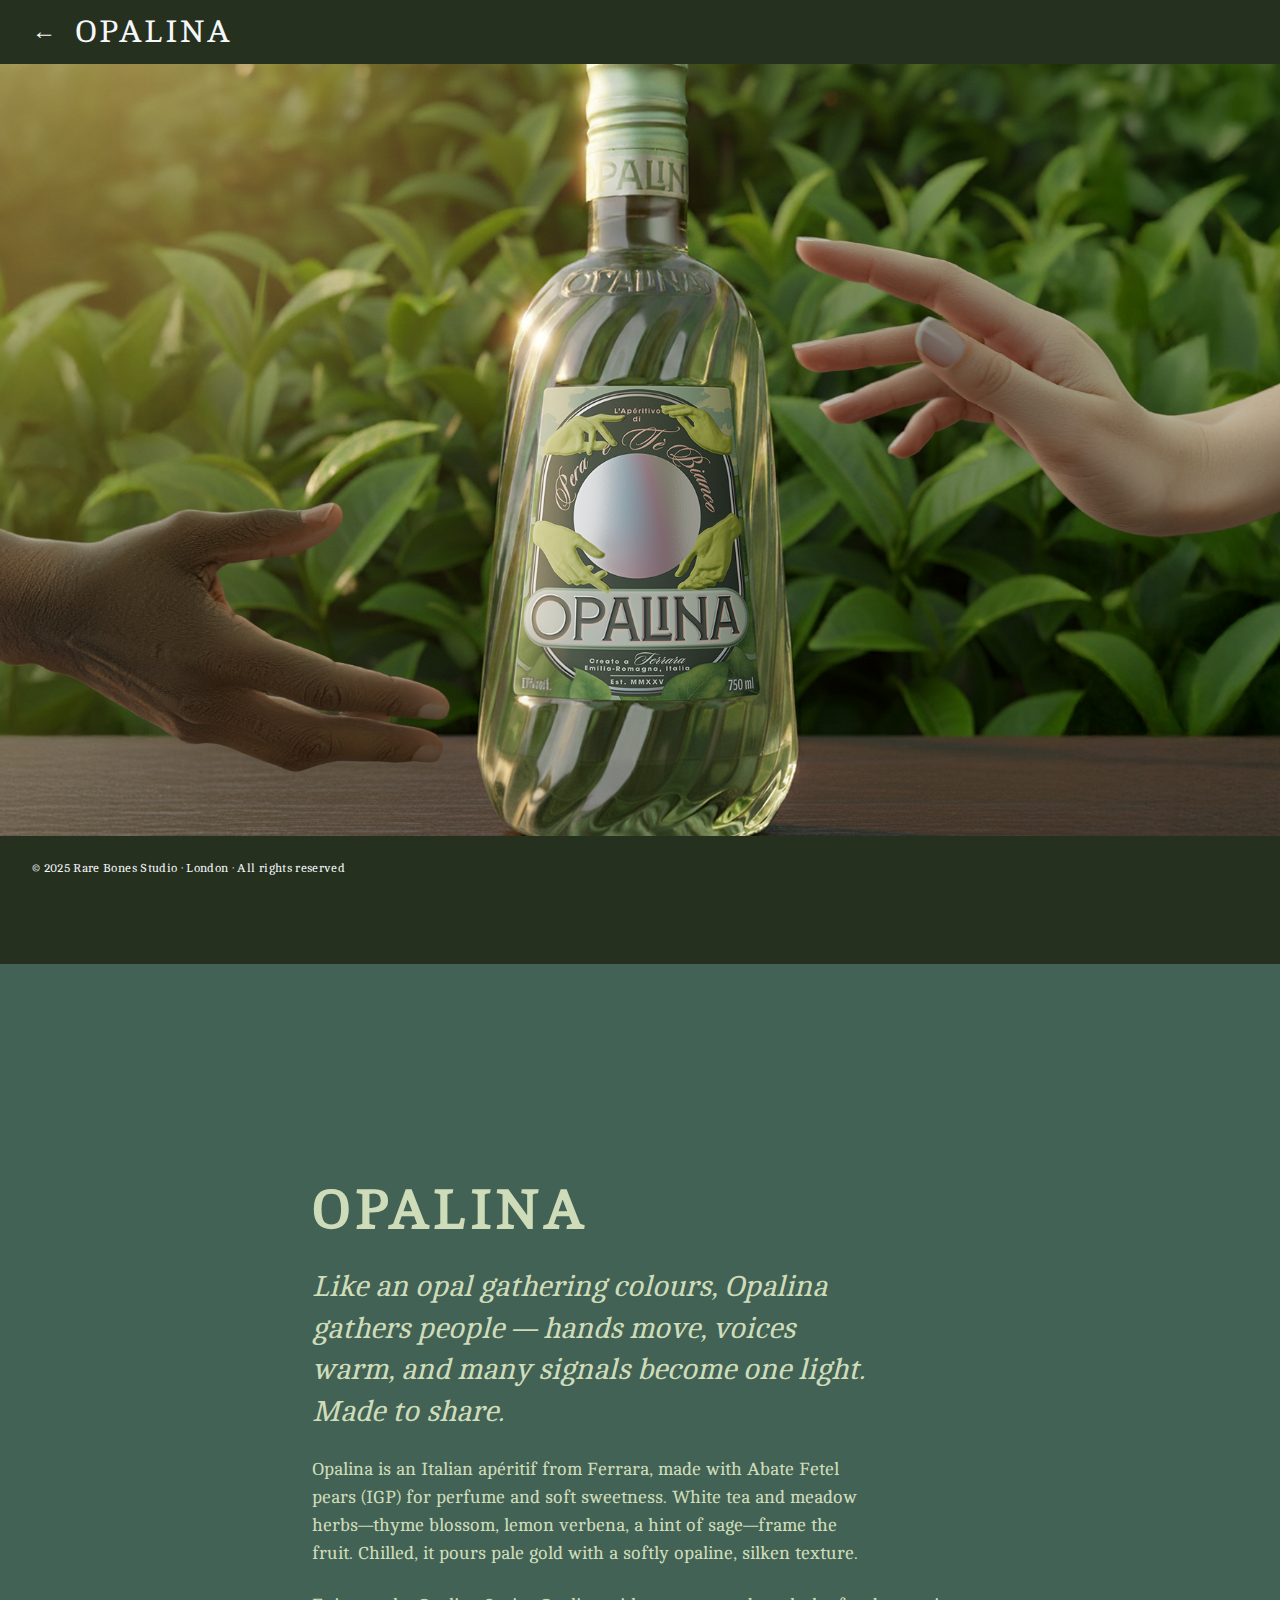
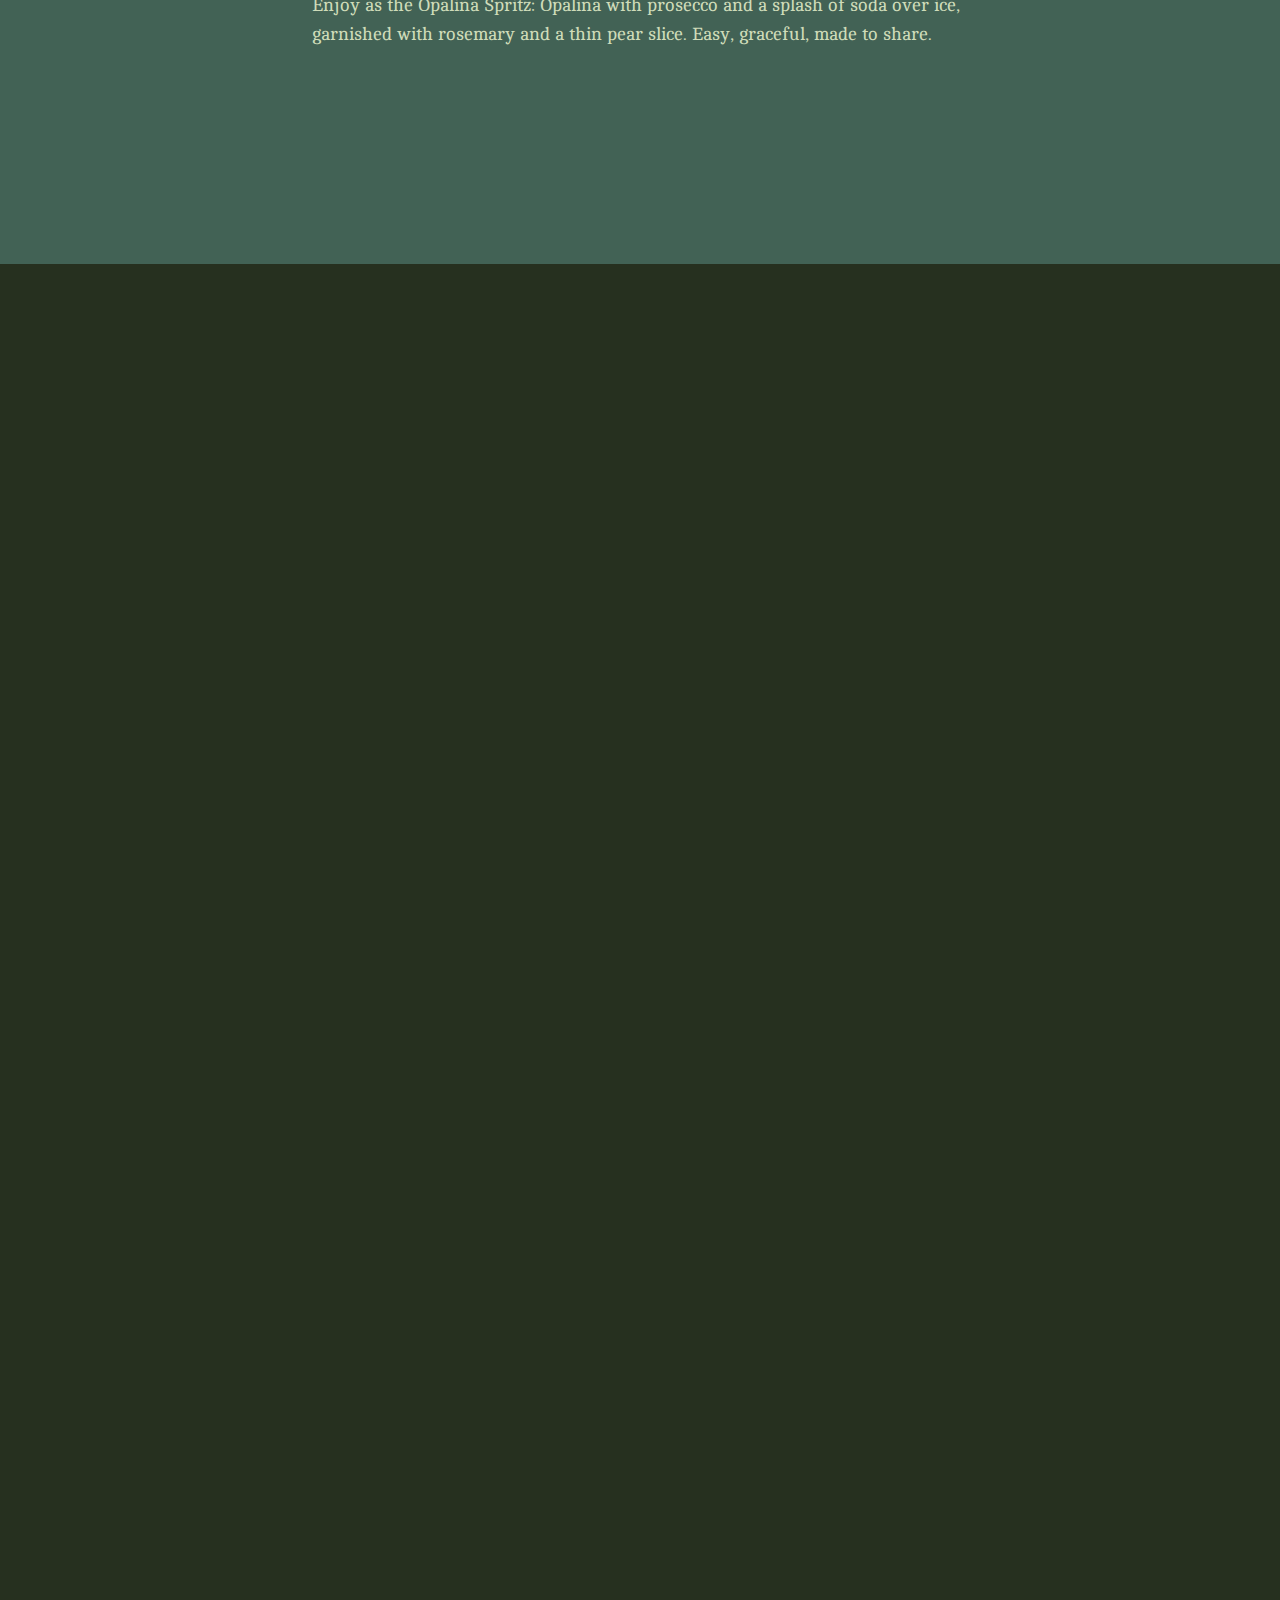
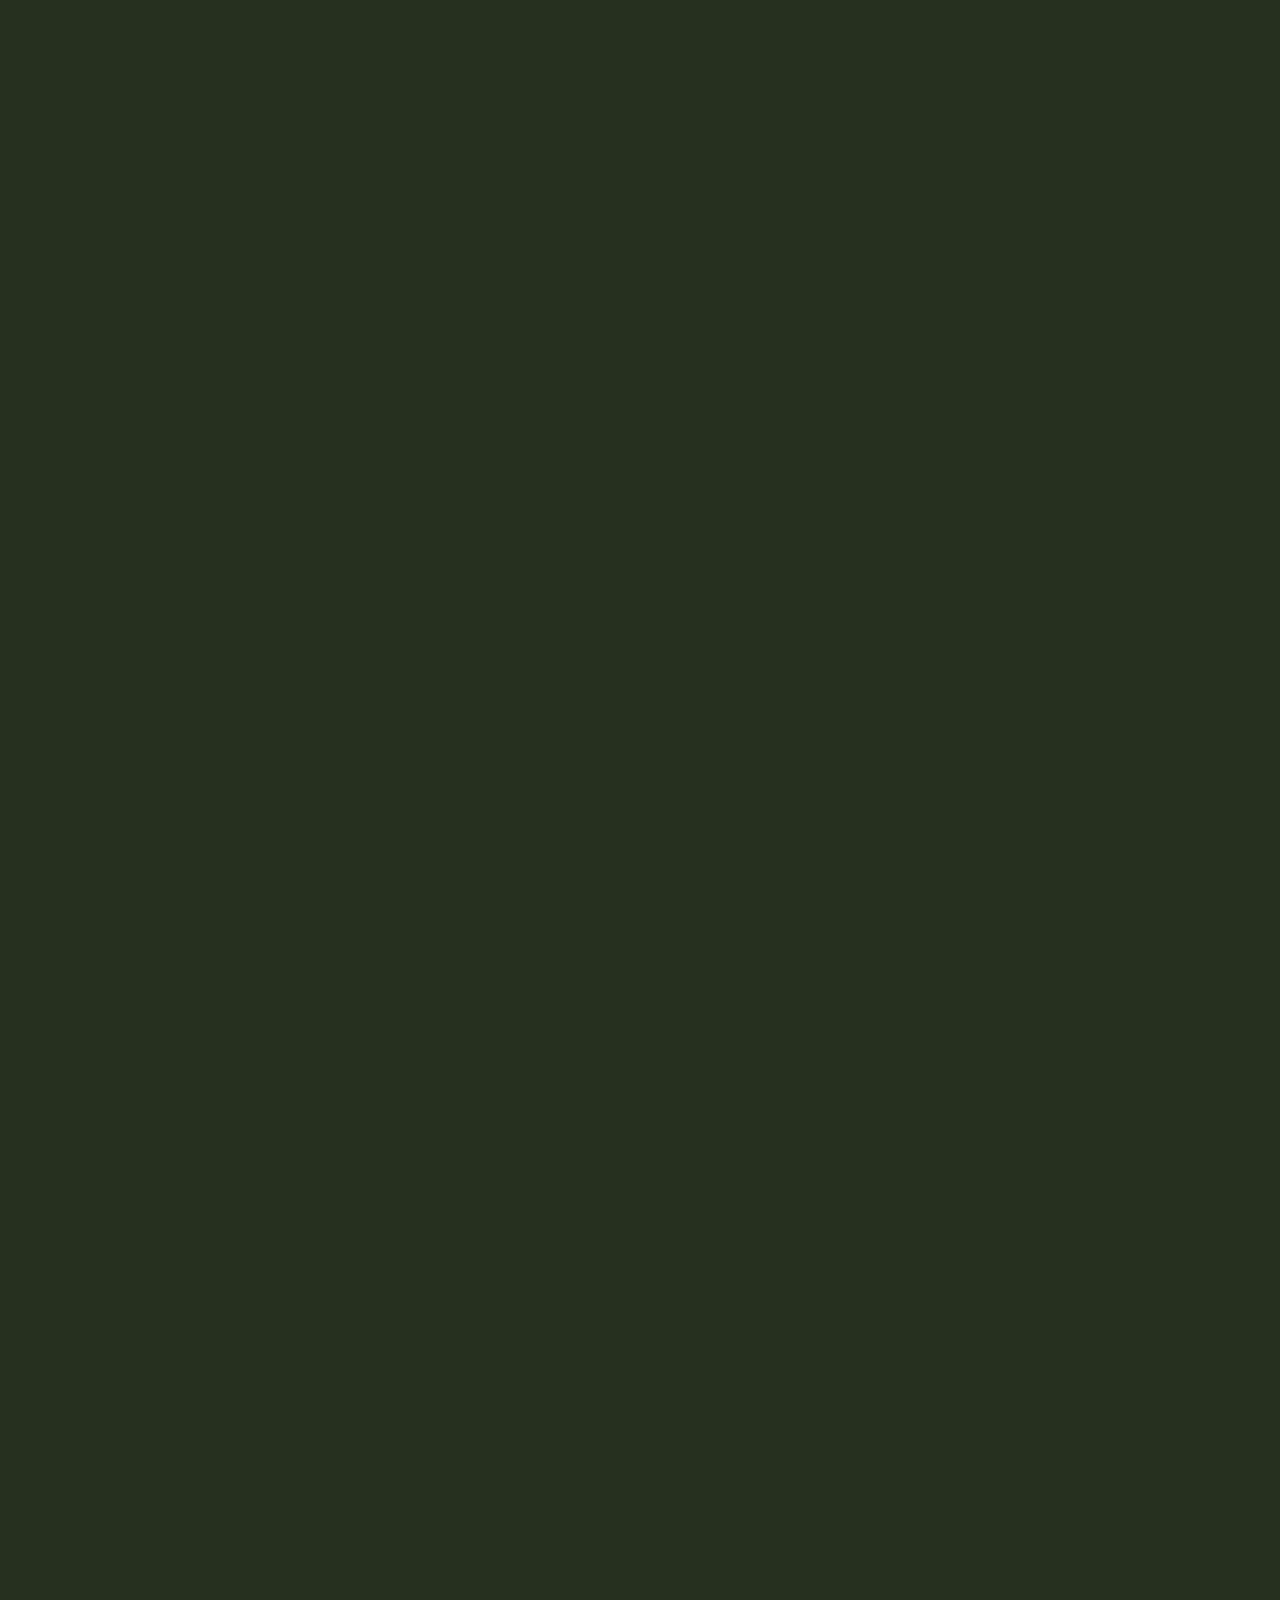
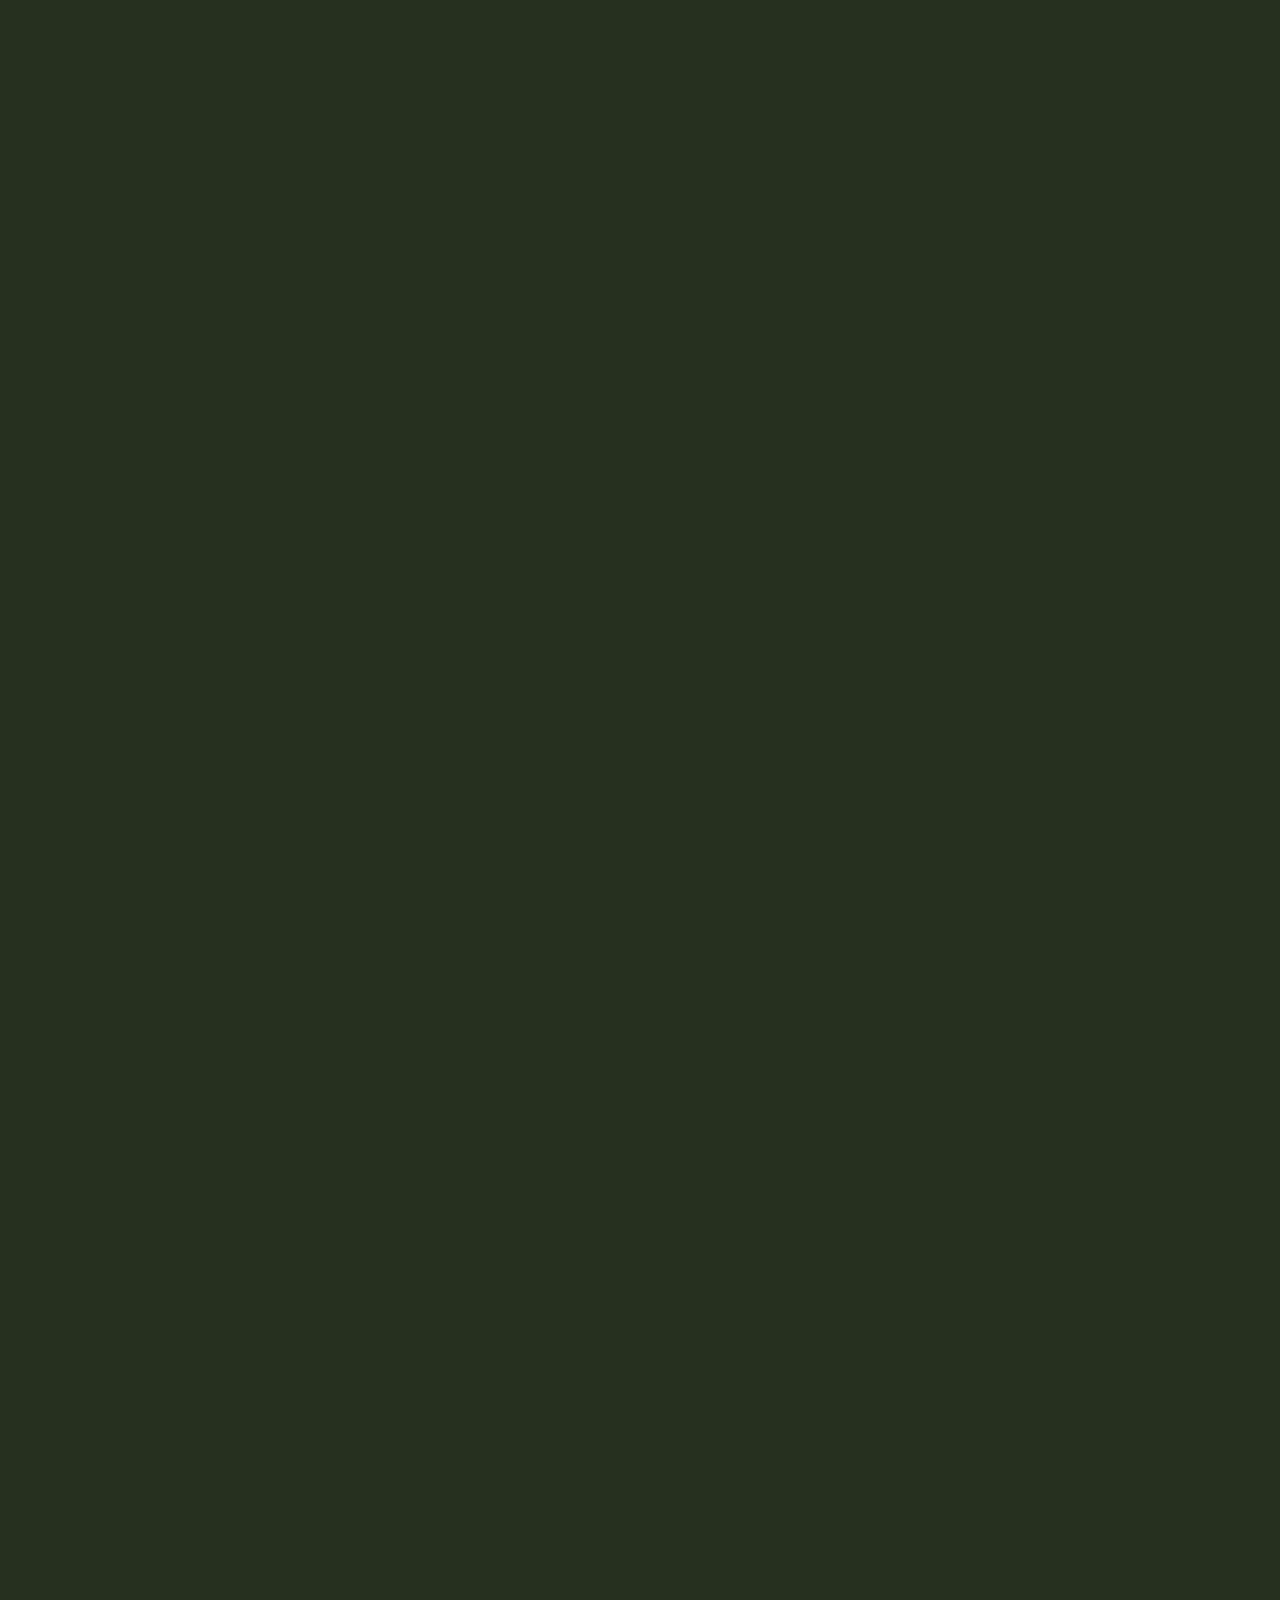
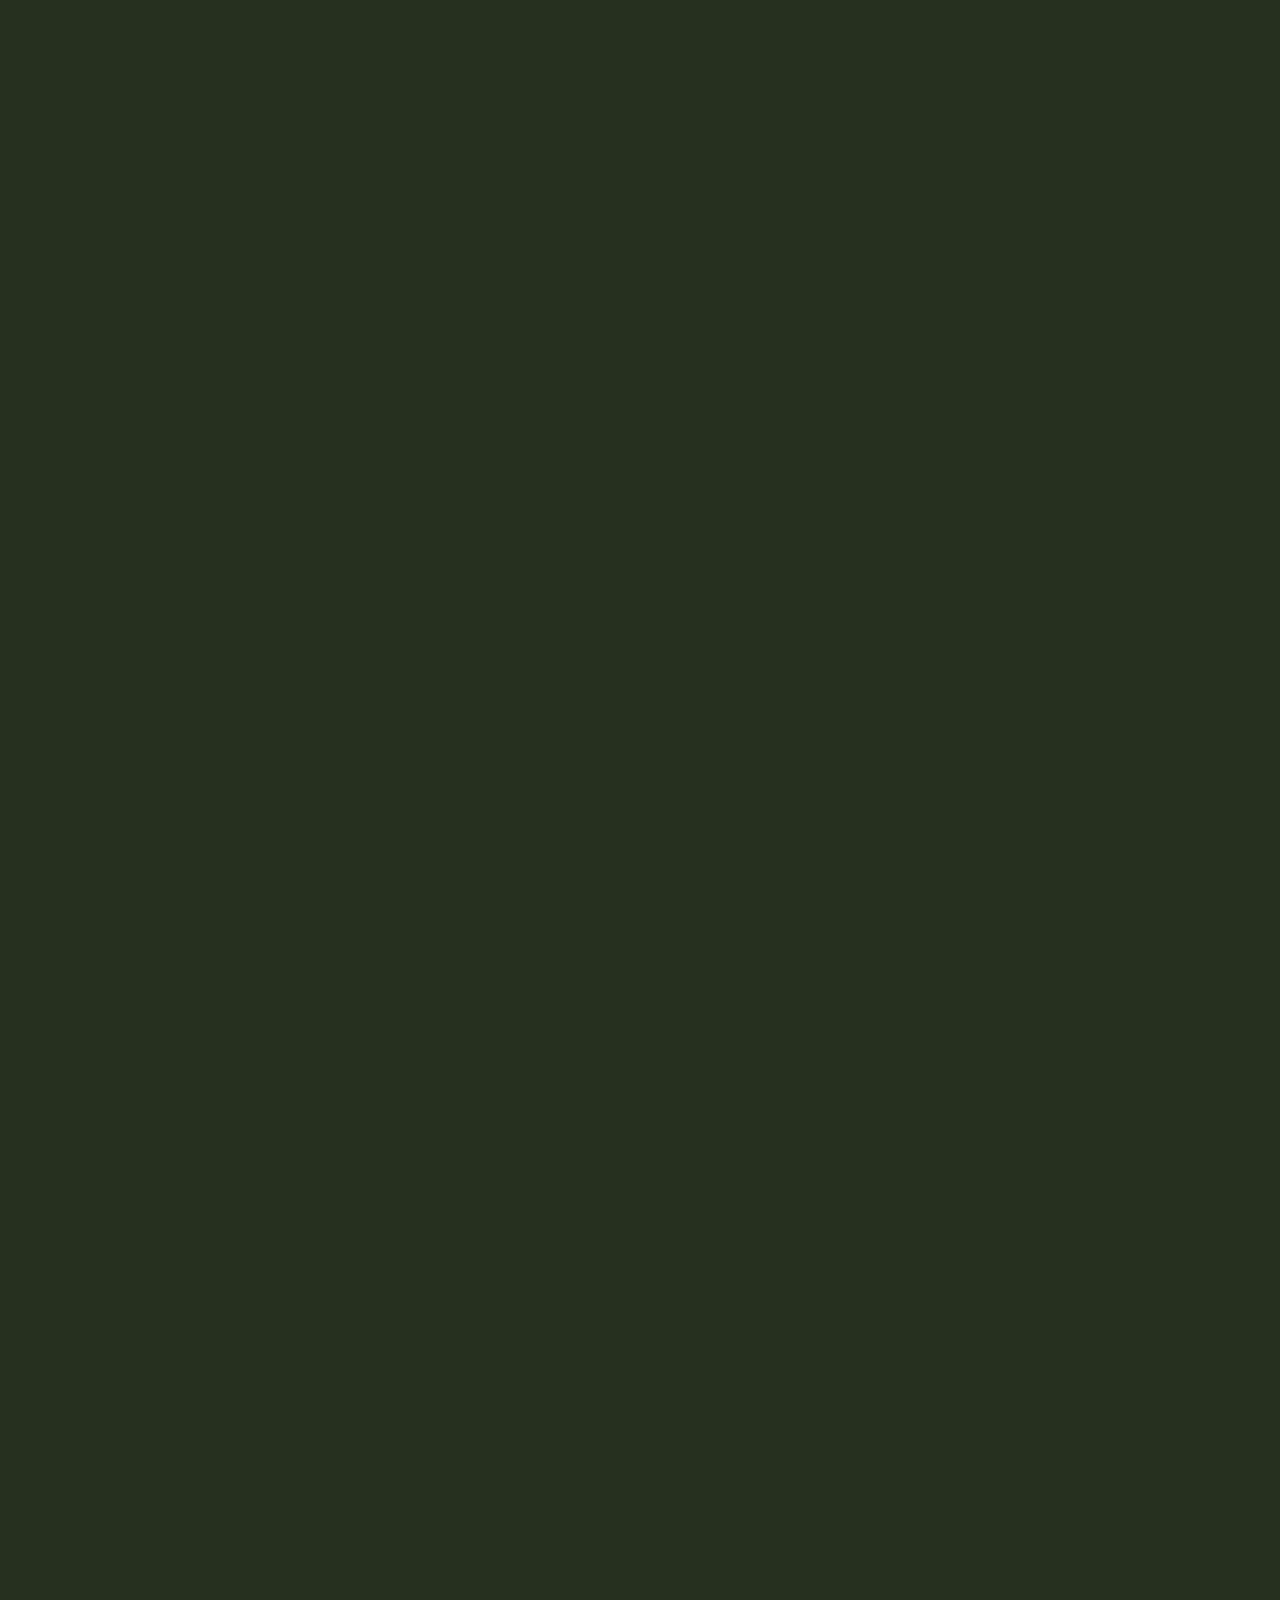
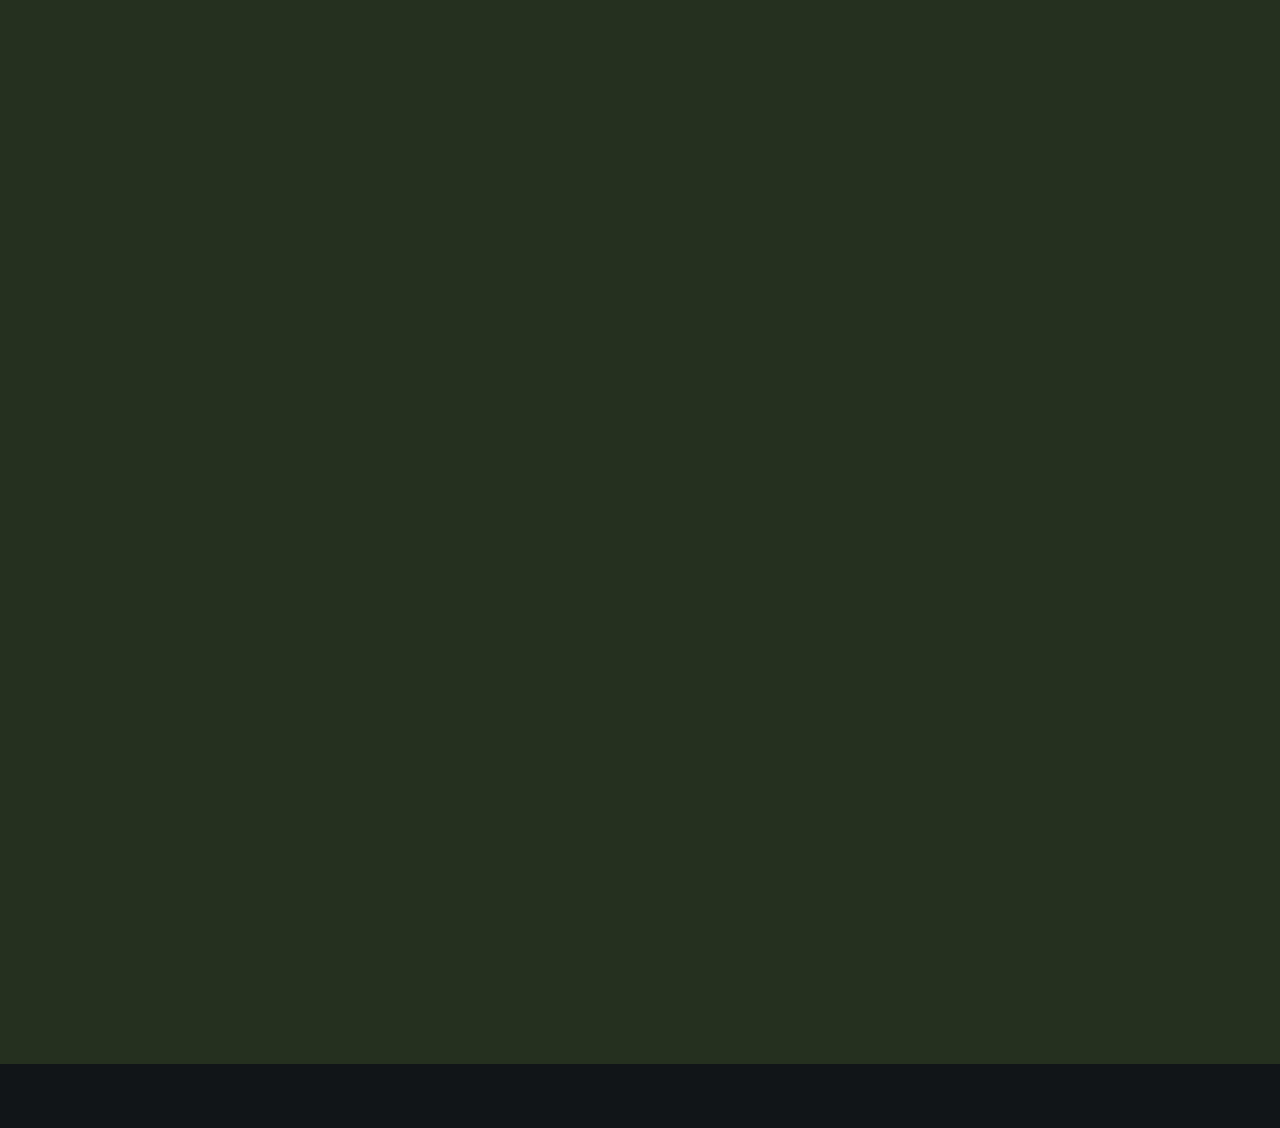
<file: opalina/index.html>
<!DOCTYPE html>
<html lang="en">
<head>
    <meta charset="UTF-8">
    <meta name="viewport" content="width=device-width, initial-scale=1">
    <title>Opalina Portfolio</title>
    <link rel="icon" href="data:image/svg+xml,%3Csvg xmlns='http://www.w3.org/2000/svg' viewBox='0 0 100 100'%3E%3Ctext y='.9em' font-size='90'%3E%E2%98%A0%EF%B8%8F%3C/text%3E%3C/svg%3E">
    <link rel="preconnect" href="https://fonts.googleapis.com">
    <link rel="preconnect" href="https://fonts.gstatic.com" crossorigin>
    <link href="https://fonts.googleapis.com/css2?family=Cambo&display=swap" rel="stylesheet">
    <style>
        :root {
            color-scheme: dark;
        }

        * {
            box-sizing: border-box;
        }

        body {
            margin: 0;
            background-color: #0f1419;
            color: #f5f7fa;
            font-family: "Cambo", serif;
            padding-top: 64px;
            padding-bottom: 64px;
        }

        .site-header,
        .site-footer {
            position: fixed;
            left: 0;
            right: 0;
            height: 64px;
            display: flex;
            align-items: center;
            background: #26301f;
            letter-spacing: 0.08em;
            text-transform: uppercase;
            z-index: 10;
            padding: 0 2rem;
        }

        .site-header {
            top: 0;
            font-size: 2rem;
            justify-content: flex-start;
            gap: 1rem;
        }

        .site-footer {
            bottom: 0;
            text-transform: none;
            letter-spacing: 0.03em;
            font-size: 0.72rem;
            justify-content: flex-start;
        }

        .site-header__back {
            color: inherit;
            text-decoration: none;
            text-transform: none;
            font-size: 1.5rem;
            line-height: 1;
        }

        .site-header__back:focus-visible,
        .site-header__back:hover {
            opacity: 0.7;
        }

        .parallax {
            position: relative;
            height: 100vh;
            display: flex;
            align-items: center;
            justify-content: center;
            padding: 0;
            text-align: center;
            background-image: var(--bg-image);
            background-color: #26301f;
            background-size: cover;
            background-position: center;
            background-repeat: no-repeat;
            background-attachment: fixed;
            isolation: isolate;
        }

        .parallax__image {
            display: none;
        }

        .parallax--description {
            background: #426255;
            color: #cfdcb9;
            text-align: left;
        }

        .parallax--description__content {
            max-width: min(720px, 80vw);
            margin: 0 auto;
            padding: 0 2rem;
            display: flex;
            flex-direction: column;
            gap: 1.5rem;
        }

        .parallax--description__content h1 {
            margin: 0;
            font-size: clamp(2rem, 6vw, 3.5rem);
            letter-spacing: 0.08em;
        }

        .parallax--description__content h2 {
            margin: 0;
            font-size: clamp(1.2rem, 4vw, 1.85rem);
            font-weight: 400;
            line-height: 1.4;
            font-style: italic;
            text-wrap: balance;
        }

        .parallax--description__content p {
            margin: 0;
            font-size: 1.1rem;
            line-height: 1.6;
            text-wrap: balance;
        }

        @media (max-width: 1200px) {
            .parallax {
                background-attachment: scroll;
                display: block;
                height: auto;
                min-height: 0;
                background-image: none;
            }

            .parallax__image {
                display: block;
                width: 100%;
                height: auto;
            }

            .parallax--description {
                padding: 3rem 0;
            }

            .parallax--description__content {
                max-width: 90vw;
                padding: 0;
            }

            .parallax--description__content h1 {
                font-size: clamp(1.75rem, 8vw, 2.75rem);
            }

            .parallax--description__content h2 {
                font-size: clamp(1.1rem, 5.5vw, 1.6rem);
            }

            .parallax--description__content p {
                font-size: 1rem;
            }
        }

        @media (prefers-reduced-motion: reduce) {
            .parallax {
                background-attachment: scroll;
            }
        }
    </style>
</head>
<body>
    <header class="site-header">
        <a class="site-header__back" href="../index.html#work" aria-label="Back to main site">&larr;</a>
        <span>Opalina</span>
    </header>
    <section class="parallax" style="--bg-image: url('../assets/Opalina1.png');" aria-label="Opalina project image one">
        <img class="parallax__image" src="../assets/Opalina1.png" alt="Opalina project image one" loading="lazy">
    </section>
    <section class="parallax parallax--description" aria-labelledby="opalina-description">
        <div class="parallax--description__content">
            <h1 id="opalina-description">OPALINA</h1>
            <h2>Like an opal gathering colours, Opalina gathers people — hands move, voices warm, and many signals become one light.<br>Made to share.</h2>
            <p>Opalina is an Italian apéritif from Ferrara, made with Abate Fetel pears (IGP) for perfume and soft sweetness. White tea and meadow herbs—thyme blossom, lemon verbena, a hint of sage—frame the fruit. Chilled, it pours pale gold with a softly opaline, silken texture.</p>
            <p>Enjoy as the Opalina Spritz: Opalina with prosecco and a splash of soda over ice, garnished with rosemary and a thin pear slice. Easy, graceful, made to share.</p>
        </div>
    </section>
    <section class="parallax" style="--bg-image: url('../assets/Opalina2.png');" aria-label="Opalina project image two">
        <img class="parallax__image" src="../assets/Opalina2.png" alt="Opalina project image two" loading="lazy">
    </section>
    <section class="parallax" style="--bg-image: url('../assets/Opalina3.png');" aria-label="Opalina project image three">
        <img class="parallax__image" src="../assets/Opalina3.png" alt="Opalina project image three" loading="lazy">
    </section>
    <section class="parallax" style="--bg-image: url('../assets/Opalina4.png');" aria-label="Opalina project image four">
        <img class="parallax__image" src="../assets/Opalina4.png" alt="Opalina project image four" loading="lazy">
    </section>
    <section class="parallax" style="--bg-image: url('../assets/Opalina5.png');" aria-label="Opalina project image five">
        <img class="parallax__image" src="../assets/Opalina5.png" alt="Opalina project image five" loading="lazy">
    </section>
    <section class="parallax" style="--bg-image: url('../assets/Opalina6.png');" aria-label="Opalina project image six">
        <img class="parallax__image" src="../assets/Opalina6.png" alt="Opalina project image six" loading="lazy">
    </section>
    <section class="parallax" style="--bg-image: url('../assets/Opalina7.png');" aria-label="Opalina project image seven">
        <img class="parallax__image" src="../assets/Opalina7.png" alt="Opalina project image seven" loading="lazy">
    </section>
    <section class="parallax" style="--bg-image: url('../assets/Opalina8.png');" aria-label="Opalina project image eight">
        <img class="parallax__image" src="../assets/Opalina8.png" alt="Opalina project image eight" loading="lazy">
    </section>
    <section class="parallax" style="--bg-image: url('../assets/Opalina9.png');" aria-label="Opalina project image nine">
        <img class="parallax__image" src="../assets/Opalina9.png" alt="Opalina project image nine" loading="lazy">
    </section>
    <footer class="site-footer">&copy; 2025 Rare Bones Studio &middot; London &middot; All rights reserved</footer>
</body>
</html>
</file>
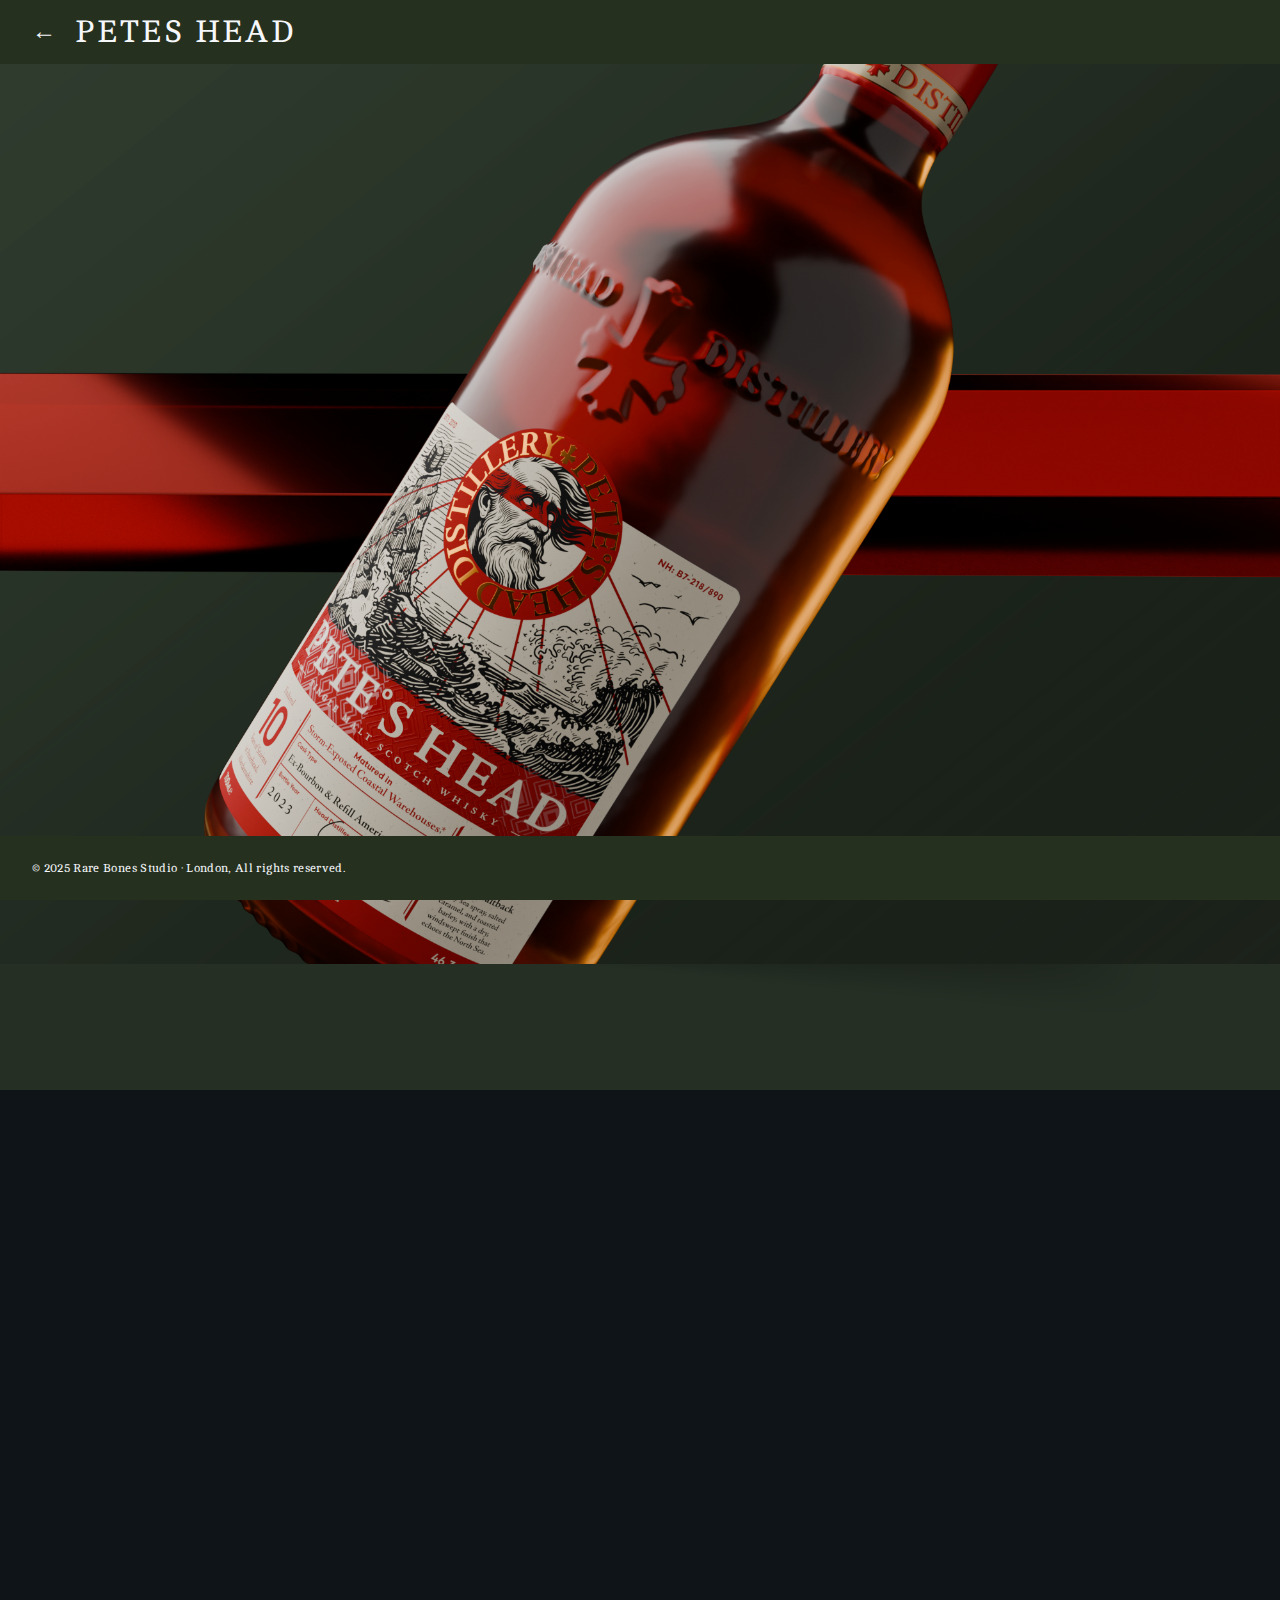
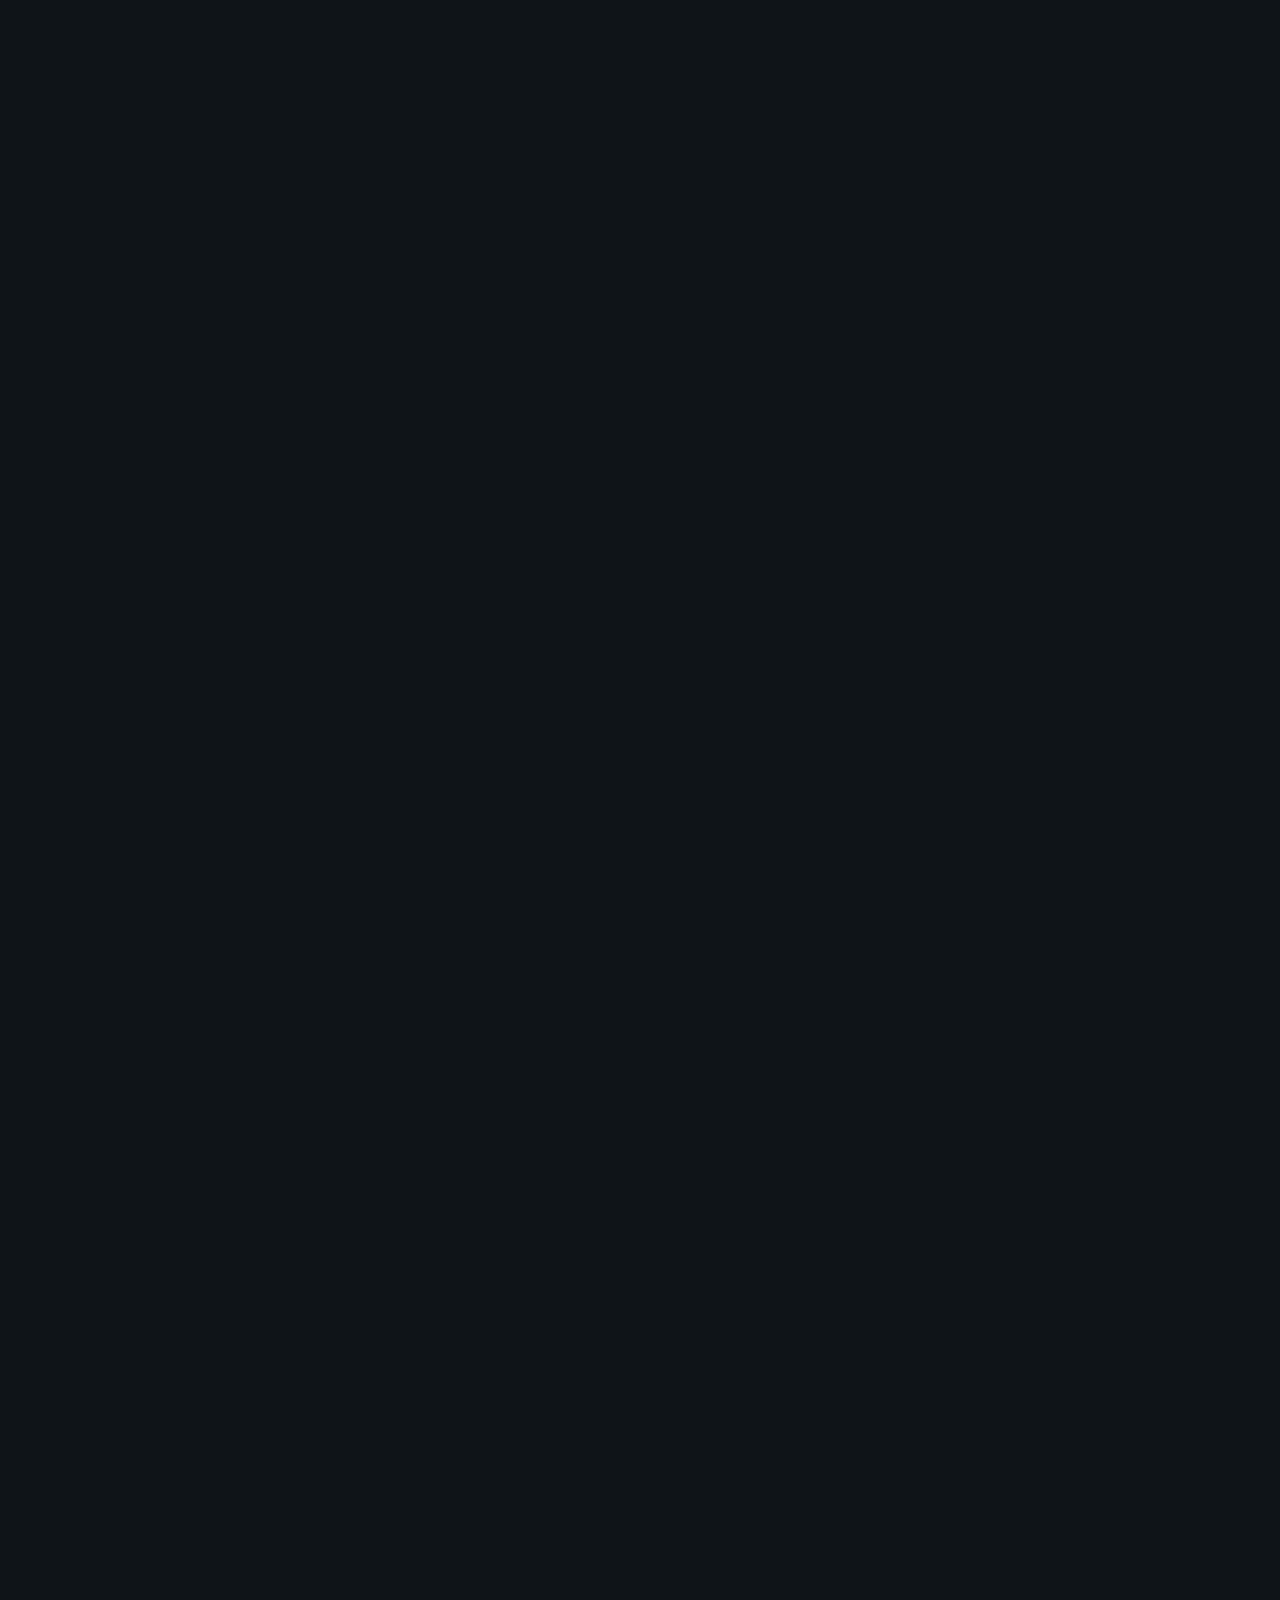
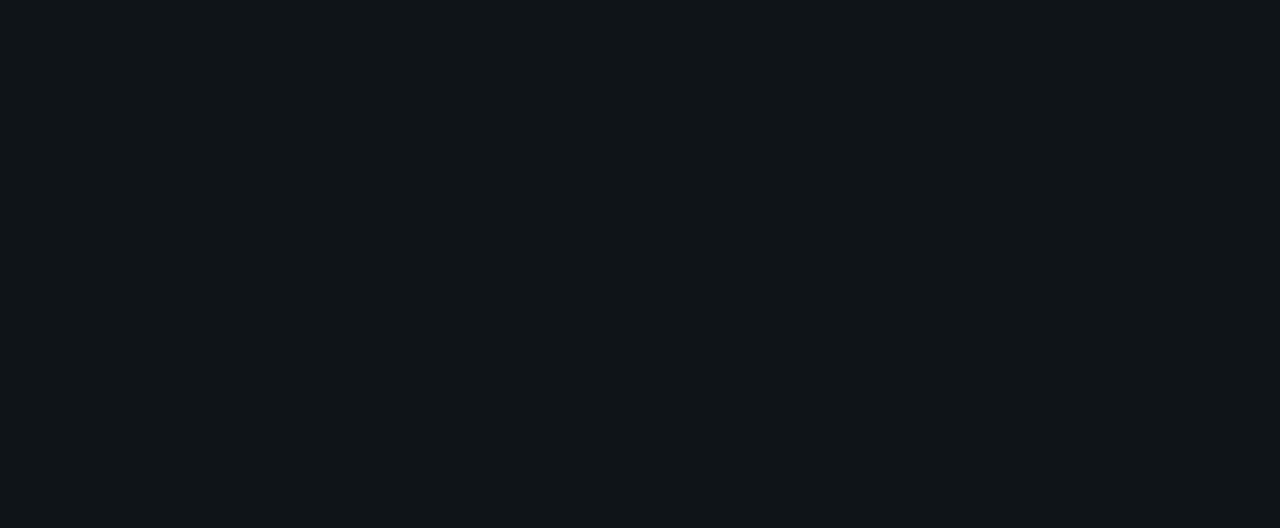
<file: Peterhead/index.html>
<!DOCTYPE html>
<html lang="en">
<head>
    <meta charset="UTF-8">
    <meta name="viewport" content="width=device-width, initial-scale=1">
    <title>Pete's Head Portfolio</title>
    <link rel="preconnect" href="https://fonts.googleapis.com">
    <link rel="preconnect" href="https://fonts.gstatic.com" crossorigin>
    <link href="https://fonts.googleapis.com/css2?family=Cambo&display=swap" rel="stylesheet">
    <style>
        :root {
            color-scheme: dark;
        }

        * {
            box-sizing: border-box;
        }

        body {
            margin: 0;
            background-color: #0f1419;
            color: #f5f7fa;
            font-family: "Cambo", serif;
            padding-top: 64px;
            padding-bottom: 64px;
        }

        .site-header,
        .site-footer {
            position: fixed;
            left: 0;
            right: 0;
            height: 64px;
            display: flex;
            align-items: center;
            background: #26301f;
            letter-spacing: 0.08em;
            text-transform: uppercase;
            z-index: 10;
            padding: 0 2rem;
        }

        .site-header {
            top: 0;
            font-size: 2rem;
            justify-content: flex-start;
            gap: 1rem;
        }

        .site-footer {
            bottom: 0;
            text-transform: none;
            letter-spacing: 0.03em;
            font-size: 0.72rem;
            justify-content: flex-start;
        }

        .site-header__back {
            color: inherit;
            text-decoration: none;
            text-transform: none;
            font-size: 1.5rem;
            line-height: 1;
        }

        .site-header__back:focus-visible,
        .site-header__back:hover {
            opacity: 0.7;
        }

        .parallax {
            position: relative;
            height: 100vh;
            display: flex;
            align-items: center;
            justify-content: center;
            padding: 0;
            text-align: center;
            background-image: var(--bg-image);
            background-size: cover;
            background-position: center;
            background-repeat: no-repeat;
            background-attachment: fixed;
            isolation: isolate;
        }

        @media (max-width: 768px) {
            .parallax {
                background-attachment: scroll;
                min-height: 70vh;
            }
        }

        @media (prefers-reduced-motion: reduce) {
            .parallax {
                background-attachment: scroll;
            }
        }
    </style>
</head>
<body>
    <header class="site-header">
        <a class="site-header__back" href="../index.html" aria-label="Back to main site">&larr;</a>
        <span>Petes head</span>
    </header>
    <section class="parallax" style="--bg-image: url('../assets/peteshead1.png');" aria-label="Pete's Head illustration one"></section>
    <section class="parallax" style="--bg-image: url('../assets/peteshead2.png');" aria-label="Pete's Head illustration two"></section>
    <section class="parallax" style="--bg-image: url('../assets/peteshead3.png');" aria-label="Pete's Head illustration three"></section>
    <section class="parallax" style="--bg-image: url('../assets/peteshead4.png');" aria-label="Pete's Head illustration four"></section>
    <footer class="site-footer">&copy; 2025 Rare Bones Studio &middot; London, All rights reserved.</footer>
</body>
</html>
</file>
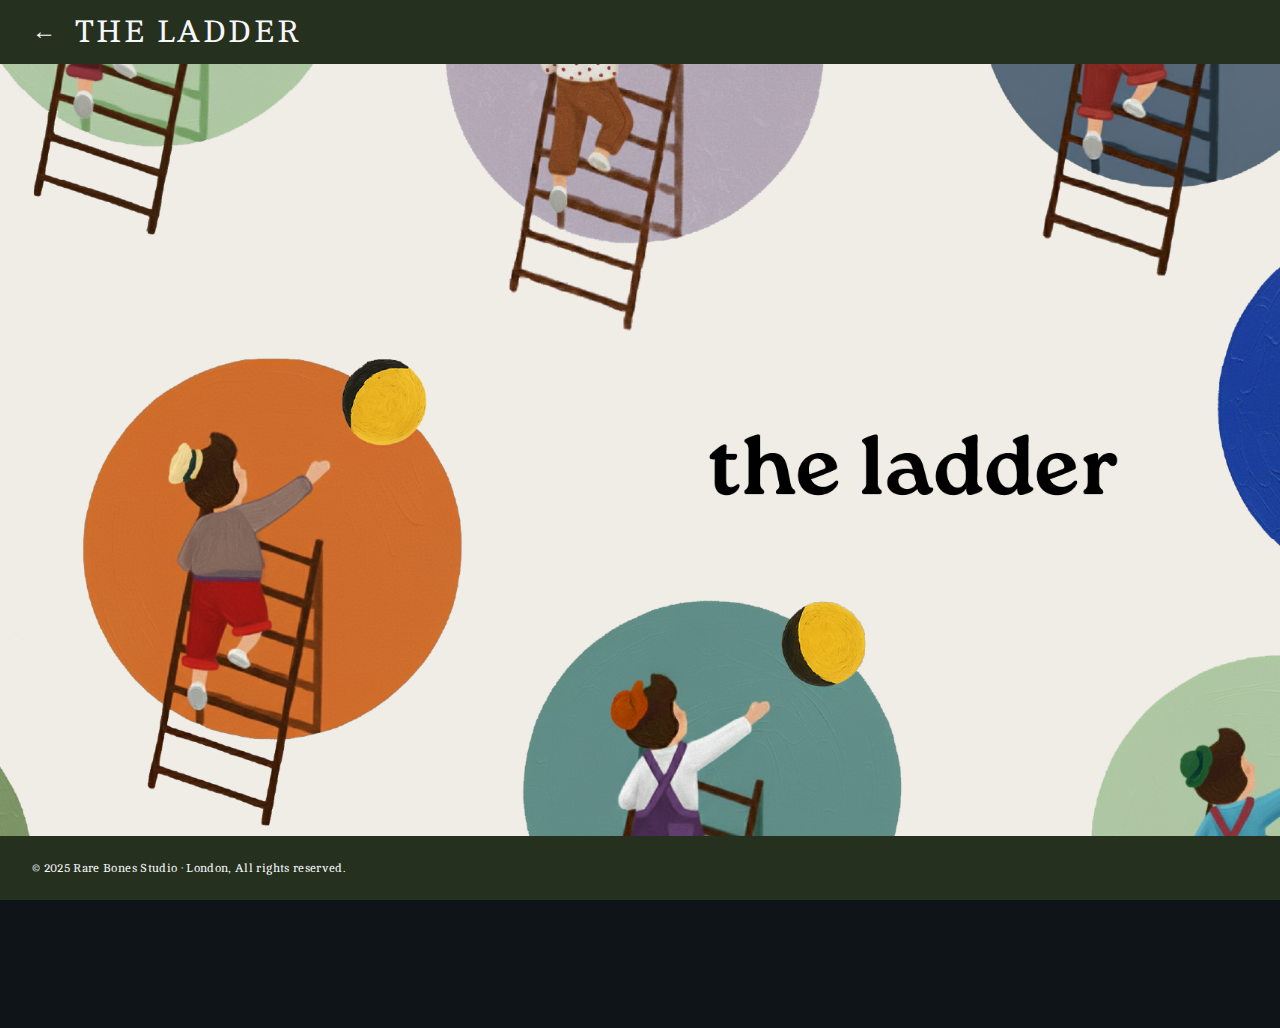
<file: the ladder/index.html>
<!DOCTYPE html>
<html lang="en">
<head>
    <meta charset="UTF-8">
    <meta name="viewport" content="width=device-width, initial-scale=1">
    <title>The Ladder Portfolio</title>
    <link rel="preconnect" href="https://fonts.googleapis.com">
    <link rel="preconnect" href="https://fonts.gstatic.com" crossorigin>
    <link href="https://fonts.googleapis.com/css2?family=Cambo&display=swap" rel="stylesheet">
    <style>
        :root {
            color-scheme: dark;
        }

        * {
            box-sizing: border-box;
        }

        body {
            margin: 0;
            background-color: #0f1419;
            color: #f5f7fa;
            font-family: "Cambo", serif;
            padding-top: 64px;
            padding-bottom: 64px;
        }

        .site-header,
        .site-footer {
            position: fixed;
            left: 0;
            right: 0;
            height: 64px;
            display: flex;
            align-items: center;
            background: #26301f;
            letter-spacing: 0.08em;
            text-transform: uppercase;
            z-index: 10;
            padding: 0 2rem;
        }

        .site-header {
            top: 0;
            font-size: 2rem;
            justify-content: flex-start;
            gap: 1rem;
        }

        .site-footer {
            bottom: 0;
            text-transform: none;
            letter-spacing: 0.03em;
            font-size: 0.72rem;
            justify-content: flex-start;
        }

        .site-header__back {
            color: inherit;
            text-decoration: none;
            text-transform: none;
            font-size: 1.5rem;
            line-height: 1;
        }

        .site-header__back:focus-visible,
        .site-header__back:hover {
            opacity: 0.7;
        }

        .parallax {
            position: relative;
            height: 100vh;
            display: flex;
            align-items: center;
            justify-content: center;
            padding: 0;
            text-align: center;
            background-image: var(--bg-image);
            background-size: cover;
            background-position: center;
            background-repeat: no-repeat;
            background-attachment: fixed;
            isolation: isolate;
        }

        @media (max-width: 768px) {
            .parallax {
                background-attachment: scroll;
                min-height: 70vh;
            }
        }

        @media (prefers-reduced-motion: reduce) {
            .parallax {
                background-attachment: scroll;
            }
        }
    </style>
</head>
<body>
    <header class="site-header">
        <a class="site-header__back" href="../index.html" aria-label="Back to main site">&larr;</a>
        <span>The Ladder</span>
    </header>
    <section class="parallax" style="--bg-image: url('../assets/theladder1.png');" aria-label="The Ladder project image one"></section>
    <footer class="site-footer">&copy; 2025 Rare Bones Studio &middot; London, All rights reserved.</footer>
</body>
</html>
</file>
